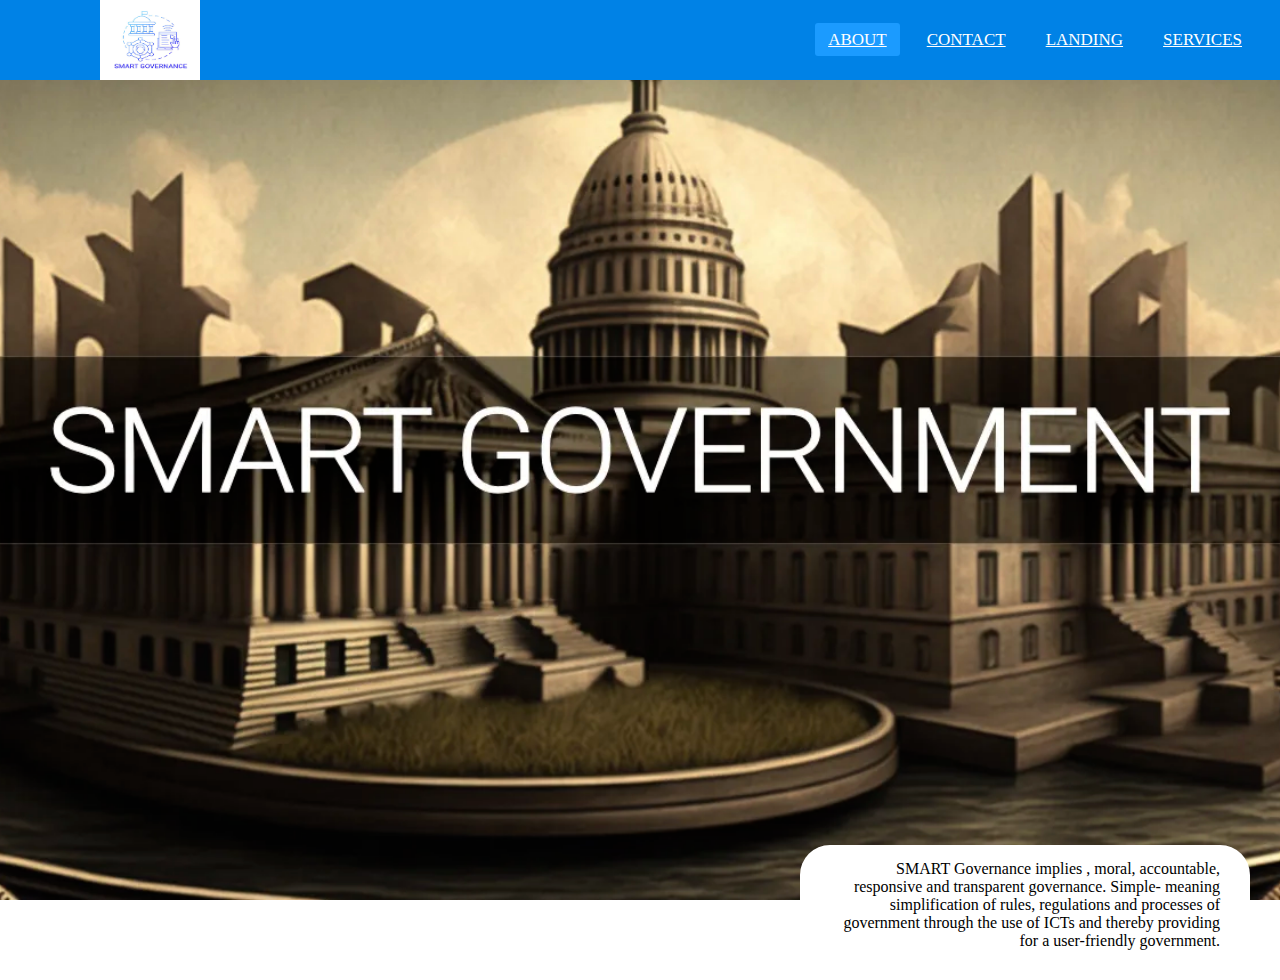
<file: index.html>
<!DOCTYPE html>
<html lang="en">

<head>
    <meta charset="UTF-8">
    <meta name="viewport" content="width=device-width, initial-scale=1.0">
    <title>Document</title>
    <link rel="stylesheet" href="style.css" />
    <script src="script.js"></script>

</head>

<body class="body">
    <nav>
        <input type="checkbox" id="check">
        <label for="check">
            <i class="fas fa-bars"></i>
        </label>
        <label class="logo"><img src="sg.png" width="100px" height="80px"></label>
        <ul>
            <li><a class="active" href="About.html">About</a></li>
            <li><a href="Contact.html">Contact</a></li>
            <li><a href="Landing.html">Landing</a></li>
            <li><a href="Service.html">Services</a></li>
        </ul>
    </nav>
    
    <section class="section">
        <p class="para">SMART Governance implies <span class="span1">, moral, accountable, responsive and transparent governance.</span> Simple- meaning simplification of rules, regulations and processes of government through the use of ICTs and thereby providing for a user-friendly government.
        </p>
    </section>
    </nav>
</body>
</html>
</file>
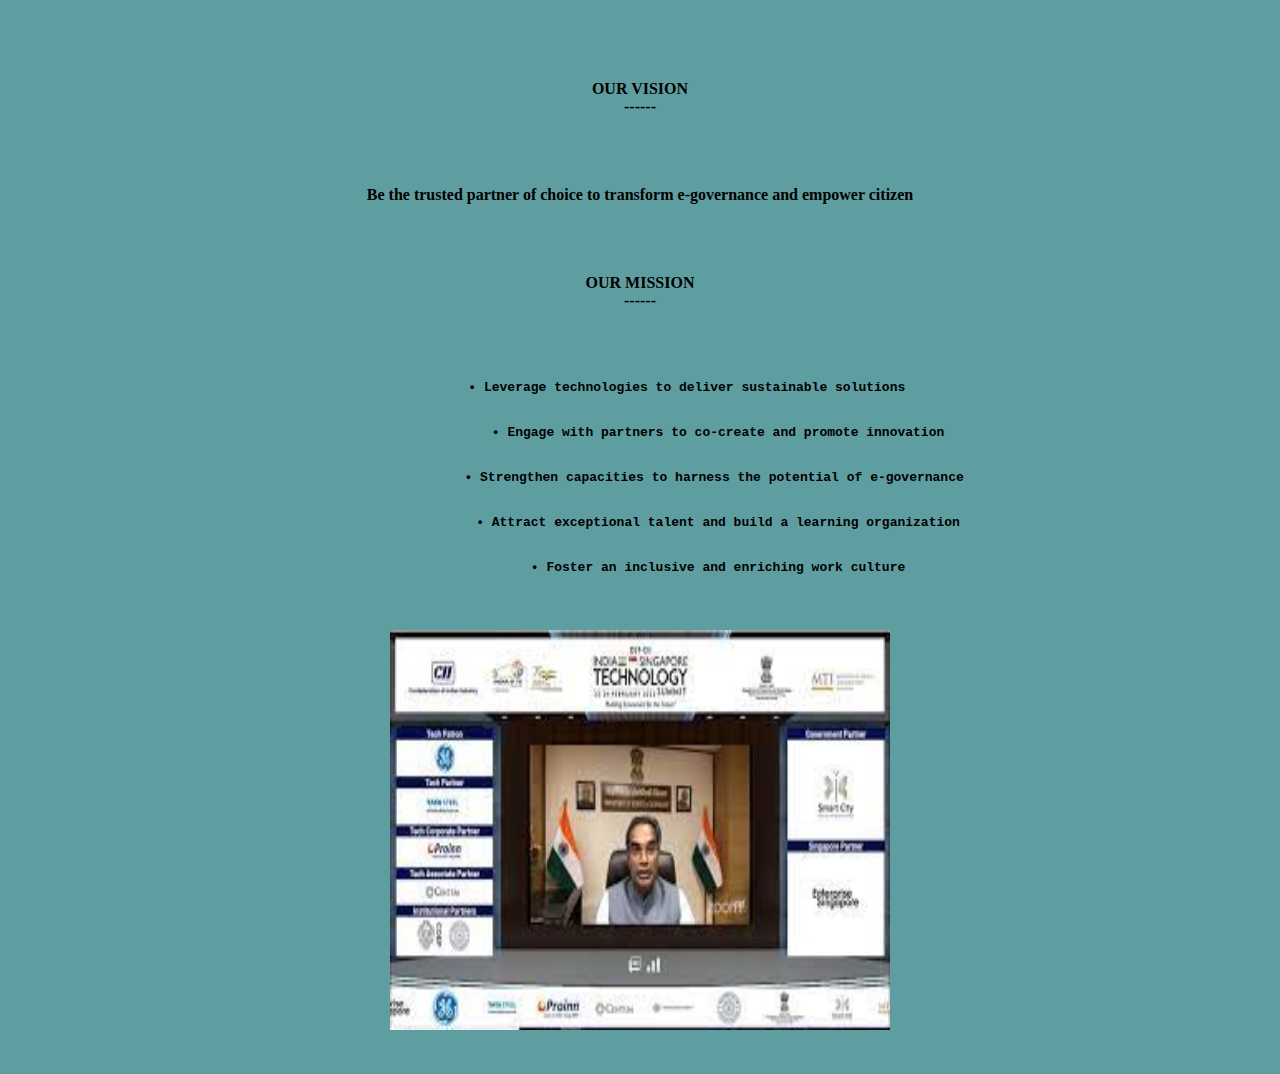
<file: About.html>
<!DOCTYPE html>
<html lang="en">
<head>
    <meta charset="UTF-8">
    <meta name="viewport" content="width=device-width, initial-scale=1.0">
    <title>About</title>
    <link rel="stylesheet" href="style2.css"
</head>
<body class="abody">
    <section>
        <div class="div1">
            <P>OUR VISION</P>
            <p1>------</p1>
        </div>
        <div class="div2">
            <p3>Be the trusted partner of choice to transform
                e-governance and empower citizen
            </p3>
        </div>
    </section>
        <section>
            <div class="div3">
                <p4>
                    OUR MISSION
                </p4><br>
                <P5>------</P5>
            </div>
        </section>
        <section>
            <div class="div4">
                <p5><pre>            • Leverage technologies to deliver sustainable solutions


                    • Engage with partners to co-create and promote innovation


                    • Strengthen capacities to harness the potential of e-governance 


                    • Attract exceptional talent and build a learning organization


                    • Foster an inclusive and enriching work culture
                </pre></p5>
            </div>
            <img src="ser.jpg" class="img1"/>
        </section>
  
</body>
</html>
</file>
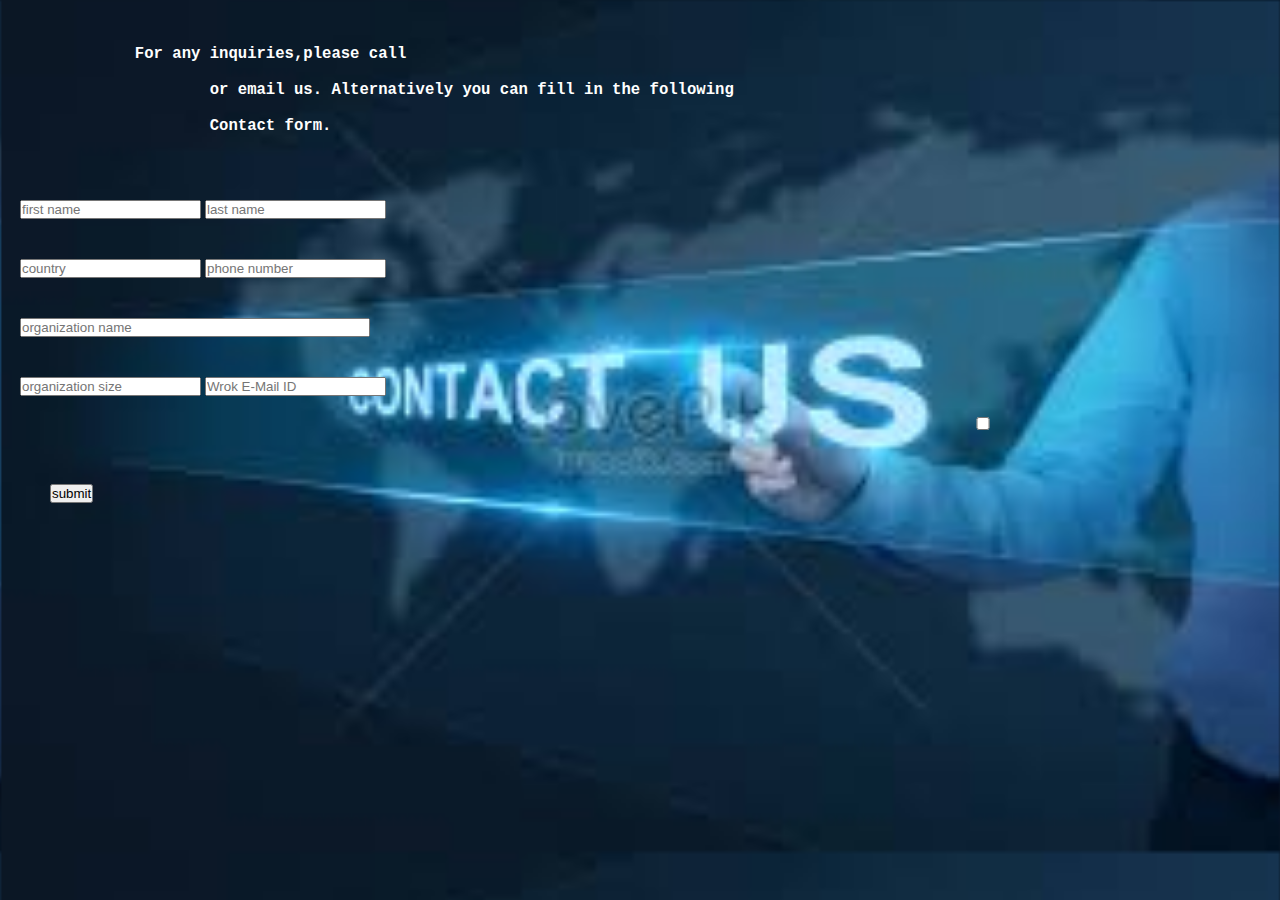
<file: Contact.html>
<!DOCTYPE html>
<html lang="en">
<head class="con">
    <meta charset="UTF-8">
    <meta name="viewport" content="width=device-width, initial-scale=1.0">
    <title>Contact</title>
    <link rel="stylesheet" href="style.css"/>
    <script src="script.js"></script>
    <header>
        <section class="conheader">
            <pre>        For any inquiries,please call 

                or email us. Alternatively you can fill in the following 
        
                Contact form.</pre>
        </section>
    </header>
</head>
<body class="conbody">
    <div>
       
        <section>
        <form>
            <form id="form">
                <section class="sec1">
                
            <input type="text" id="firstname" placeholder="first name" required>
            <input type="text" id="lastname" placeholder="last name" required ><br>
                </section>
                <section class="sec2">
            <input type="text" id="country" placeholder="country" required>
            <input type="number" id="phonenumber" placeholder="phone number"><br>
                </section>
                <section class="sec3">
            <input type="text" id="organizationname" placeholder="organization name" class="se" required><br>
                </section>
                <section class="sec4">
            <input type="text" id="organizationsize" placeholder="organization size"  required>
            <input type="text" id="email" placeholder="Wrok E-Mail ID" required>
                </section >
                <section class="sec">
                <input type="checkbox" id="condition" class="box">
                </section>
        
                <section class="sec5">
            <button  value="submit" class="button">submit</button>
                </section>
            </form>
            
        </form>
        </section>

    </div>

</body>
</html>
</file>
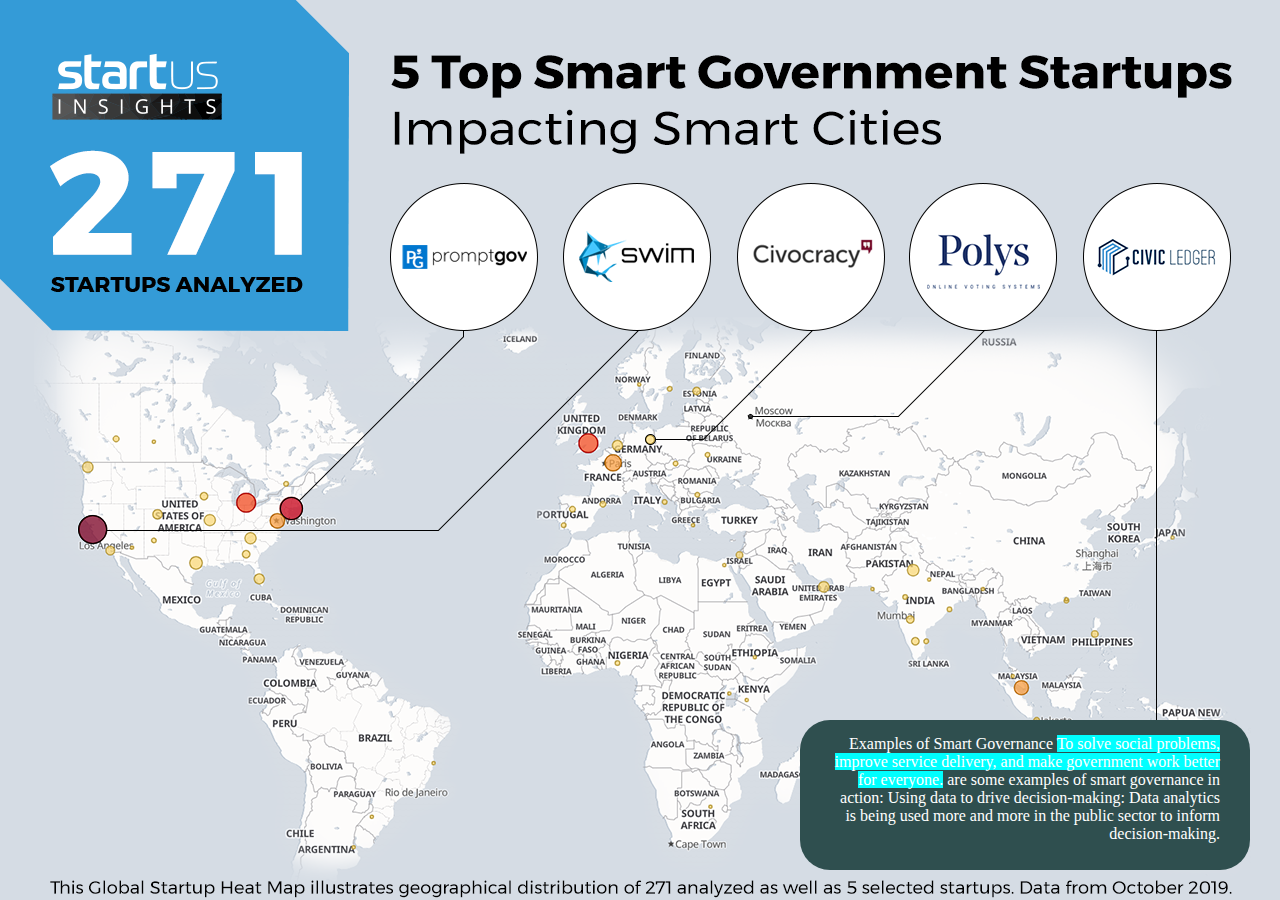
<file: Landing.html>
<!DOCTYPE html>
<html lang="en">
<head>
    <meta charset="UTF-8">
    <meta name="viewport" content="width=device-width, initial-scale=1.0">
    <title>Landing</title>
    <link rel="stylesheet" href="style.css"/>
</head>
<body class="body1">
    <div class="div">
        <p class="landing">Examples of Smart Governance
           <span class="span">To solve social problems, improve service delivery, and make government work better for everyone.</span> are some examples of smart governance in action: Using data to drive decision-making: Data analytics is being used more and more in the public sector to inform decision-making.</p>
    </div>


</body>
</html>
</file>
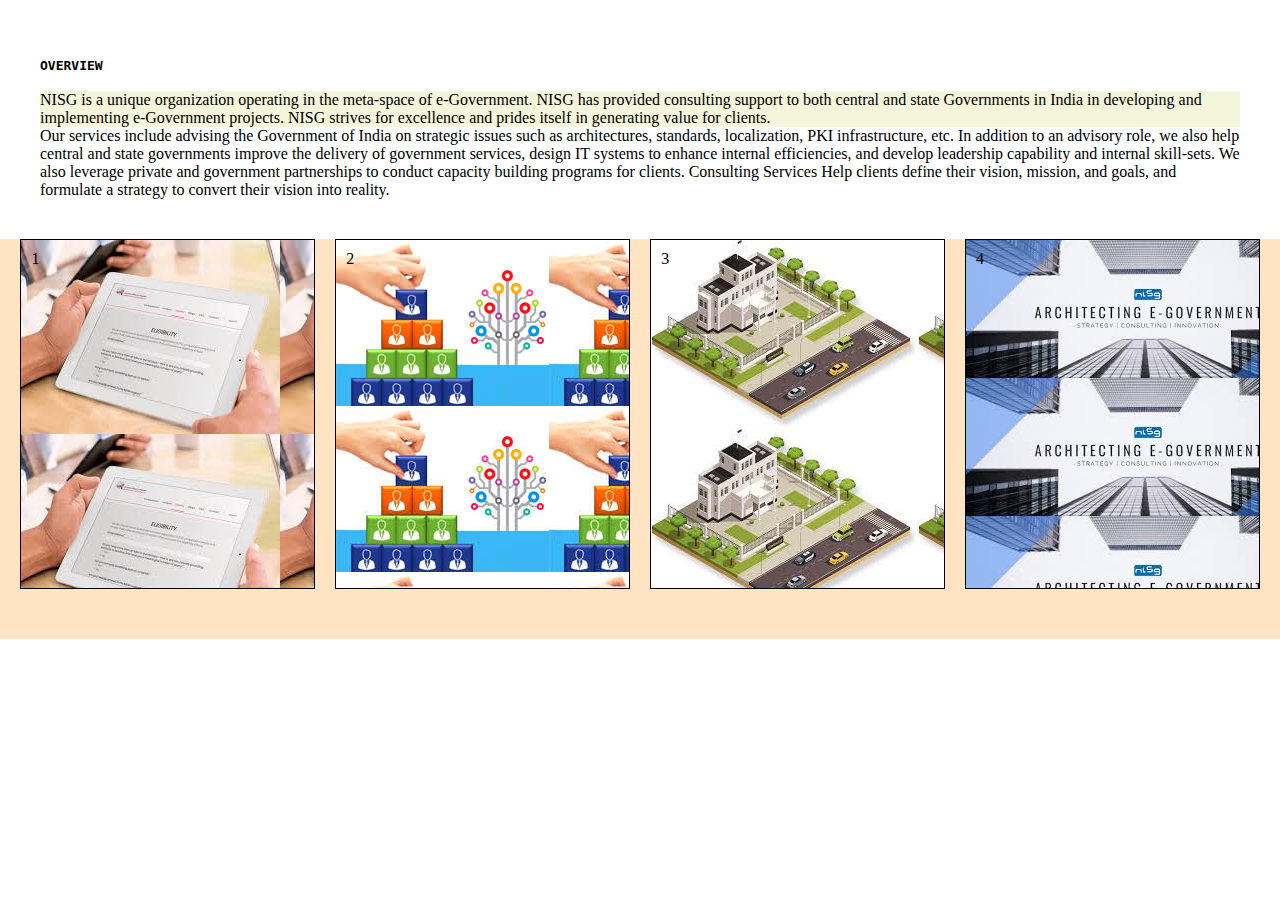
<file: Service.html>
<!DOCTYPE html>
<html lang="en">
<head>
    <meta charset="UTF-8">
    <meta name="viewport" content="width=device-width, initial-scale=1.0">
    <title>Service</title>
    <link rel="stylesheet" href="style2.css"/>
    <script defer src="script.js"></script>
</head>
<body>
    <div class="sdiv">
    <p1><span class="sspan"><pre>OVERVIEW</pre></span></p1>

      <p class="p"> NISG is a unique organization operating in the meta-space of e-Government. NISG has provided consulting support to both central and state Governments in India in developing and implementing e-Government projects. NISG strives for excellence and prides itself in generating value for clients.</p>
        
         
        
      <p2>Our services include advising the Government of India on strategic issues such as architectures, standards, localization, PKI infrastructure, etc. In addition to an advisory role, we also help central and state governments improve the delivery of government services, design IT systems to enhance internal efficiencies, and develop leadership capability and internal skill-sets. We also leverage private and government partnerships to conduct capacity building programs for clients.</p2>


        
        <p3>Consulting Services
        Help clients define their vision, mission, and goals, and formulate a strategy to convert their vision into reality.</p3>
    </div>
    <section class="flex-container">
        <div class="cls1">1
        </div>
        <div class="cls2">2</div>
        <div class="cls3">3</div>
        <div class="cls4">4</div>
    </section>
    </body>
</html>
</file>
<file: style.css>
* {
    margin: 0px;
    padding: 0px;
    box-sizing: border-box;
}



nav {
    background: #0082e6;
    height: 80px;
    width: 100%;

}

label.logo {
    color: white;
    font-size: 35px;
    line-height: 80px;
    padding: 0 100px;
    font-weight: bold;
}

nav ul {
    float: right;
    margin-right: 20px;
}

nav ul li {
    display: inline-block;
    line-height: 80px;
    margin: 0 5px;
}

nav ul li a {
    color: white;
    font-size: 17px;
    padding: 7px 13px;
    border-radius: 3px;
    text-transform: uppercase;
}

a.active,
a:hover {
    background: #1b9bff;
    transition: .5s;
}

.checkbtn {
    font-size: 30px;
    color: white;
    float: right;
    line-height: 80px;
    margin-right: 40px;
    cursor: pointer;
    display: none;
}

#check {
    display: none;
}

@media (max-width:952px) {
    label.logo {
        font-size: 30px;
        padding-left: 50px;

    }

    nav ul li a {
        font-size: 16px;

    }
}

@media (max-width:858px) {
    .checkbtn {
        display: block;
    }

    ul {
        position: fixed;
        width: 100%;
        height: 100vh;
        background: #2c3e50;
        top: 80px;
        left: -100;
        text-align: center;
        transition: all .5s;
    }
    nav ul li{
        display: block;
        margin: 50px 0;
        line-height: 30px;
    }
    nav ul li a{
        font-size: 20px;
    }
    a:hover,a.active{
        background: none;
        color: #0082e6;
    }
    #chech:checked ~ ul{
        left:0 ;
    }

}

.body {
    width: 100%;
    height: 100vh;
    background-image: url("s\ img.webp");
    background-repeat: no-repeat;
    background-size: cover;
    background-position: center;

}

.span {
    background-color: cyan;

}

.section {
    display: flex;
    justify-content: flex-end;
    height: 100vh;
    align-items: flex-end;
    text-align: right;

}

.para {
    background-color: white;
    color: black;
    padding: 15px 30px;
    border-radius: 30px;
    margin: 30px;
    text-align: right;
    width: 450px;
    height: 105px;
}

.landing {
    background-color: darkslategrey;
    color: white;
    padding: 15px 30px;
    border-radius: 30px;
    margin: 30px;
    text-align: right;
    width: 450px;
    height: 150px;




}

.body1 {
    background-image: url(sl.webp );
    width: 100%;
    height: 100vh;

}

.div {
    display: flex;
    justify-content: flex-end;
    height: 100vh;
    align-items: flex-end;
    text-align: right;
}



.conbody {
    background-image: url("conpage.jpg");
    background-size: cover;
}

.conheader {
    color: white;
    font-size: larger;
    font-weight: bold;
    padding: 15px 30px;
    margin: 30px;
}

.form {
    text-align: right;
}

.sec1 {
    padding: 20px;
    margin: auto;
    border-color: white;

}

.sec2 {
    padding: 20px;
    margin: auto;
}

.sec3 {
    padding: 20px;
    margin: auto;
}

.se {
    width: 350px;
}

.sec4 {
    padding: 20px;
    margin: auto;


}

.sec5 {
    padding: 50px;
    margin: auto;
}


.box {
    color: skyblue;
    width: 350px;
}

.sec {
    text-align: center;
    width: 1965px;

}

.btn {
    background-color: aqua;
    color: aliceblue;
    width: 100px;
    height: 20px;
}

@media (max-width: 1250px) {
    .container {
        padding: 0 6rem;
    }

    @media (max-width :980px) {
        .container {
            max-width: 96rem;
        }

        @media(max-width:768px) {
            .container {
                max-width: 720px;
            }

            .sspan {
                background-color: red;
                color: brown;
                font-weight: bold;
                padding: 30px;
                margin: 10px;
            }

            .sdiv {
                padding: 30px;
                margin: 10px;

            }

            .p {
                background-color: beige;
            }

            .p1 {
                background-color: azure;
            }

            .p2 {
                background-color: cornsilk;
            }
        }
    }
}
</file>
<file: style2.css>
* {
    margin: 0px;
    padding: 0px;
    box-sizing: border-box;
}


.sspan {
    font-weight: bold;
    padding: 30px;
    margin: 10px;
}

.sdiv {
    padding: 30px;
    margin: 10px;

}

.p {
    background-color: beige;
}

.p1 {
    background-color: azure;
}

.p2 {
    background-color: cornsilk;
}

.flex-container {
    height: 400px;
    background-color: bisque;
    display: flex;
    flex-direction: row;
    justify-content: space-evenly;
    flex-wrap: wrap;
    align-items: center;
    align-content: space-between;
}

.flex-container>div {
    background-color: white;
    width: 23%;
    border: 1px solid black;
    height: 350px;
    padding: 10px;
}

.cls1 {
    background-image: url("1.jpg");


}

.cls2 {
    background-image: url("2.jpg");
}

.cls3 {
    background-image: url("3.jpg");
}

.cls4 {
    background-image: url("4.jpg");
}

.btn:focus {
    background-color: aqua;

}

.abody {
    text-align: center;
    font-weight: bold;
    padding: 30px;
    margin: 10px;
    background-color: cadetblue;


}

.div1 {
    padding: 30px;
    margin: 10px;
}

.div2 {
    padding: 30px;
    margin: 10px;
}

.div3 {
    padding: 30px;
    margin: 10px;
}

.div4 {
    padding: 30px;
    margin: 10px;
}

.img1 {
    width: 500px;
    height: 400px;
}

@media (max-width: 1250px) {
    .container {
        padding: 0 6rem;
    }

    @media (max-width :980px) {
        .container {
            max-width: 96rem;
        }

        @media(max-width:768px) {
            .container {
                max-width: 720px;
            }
</file>
